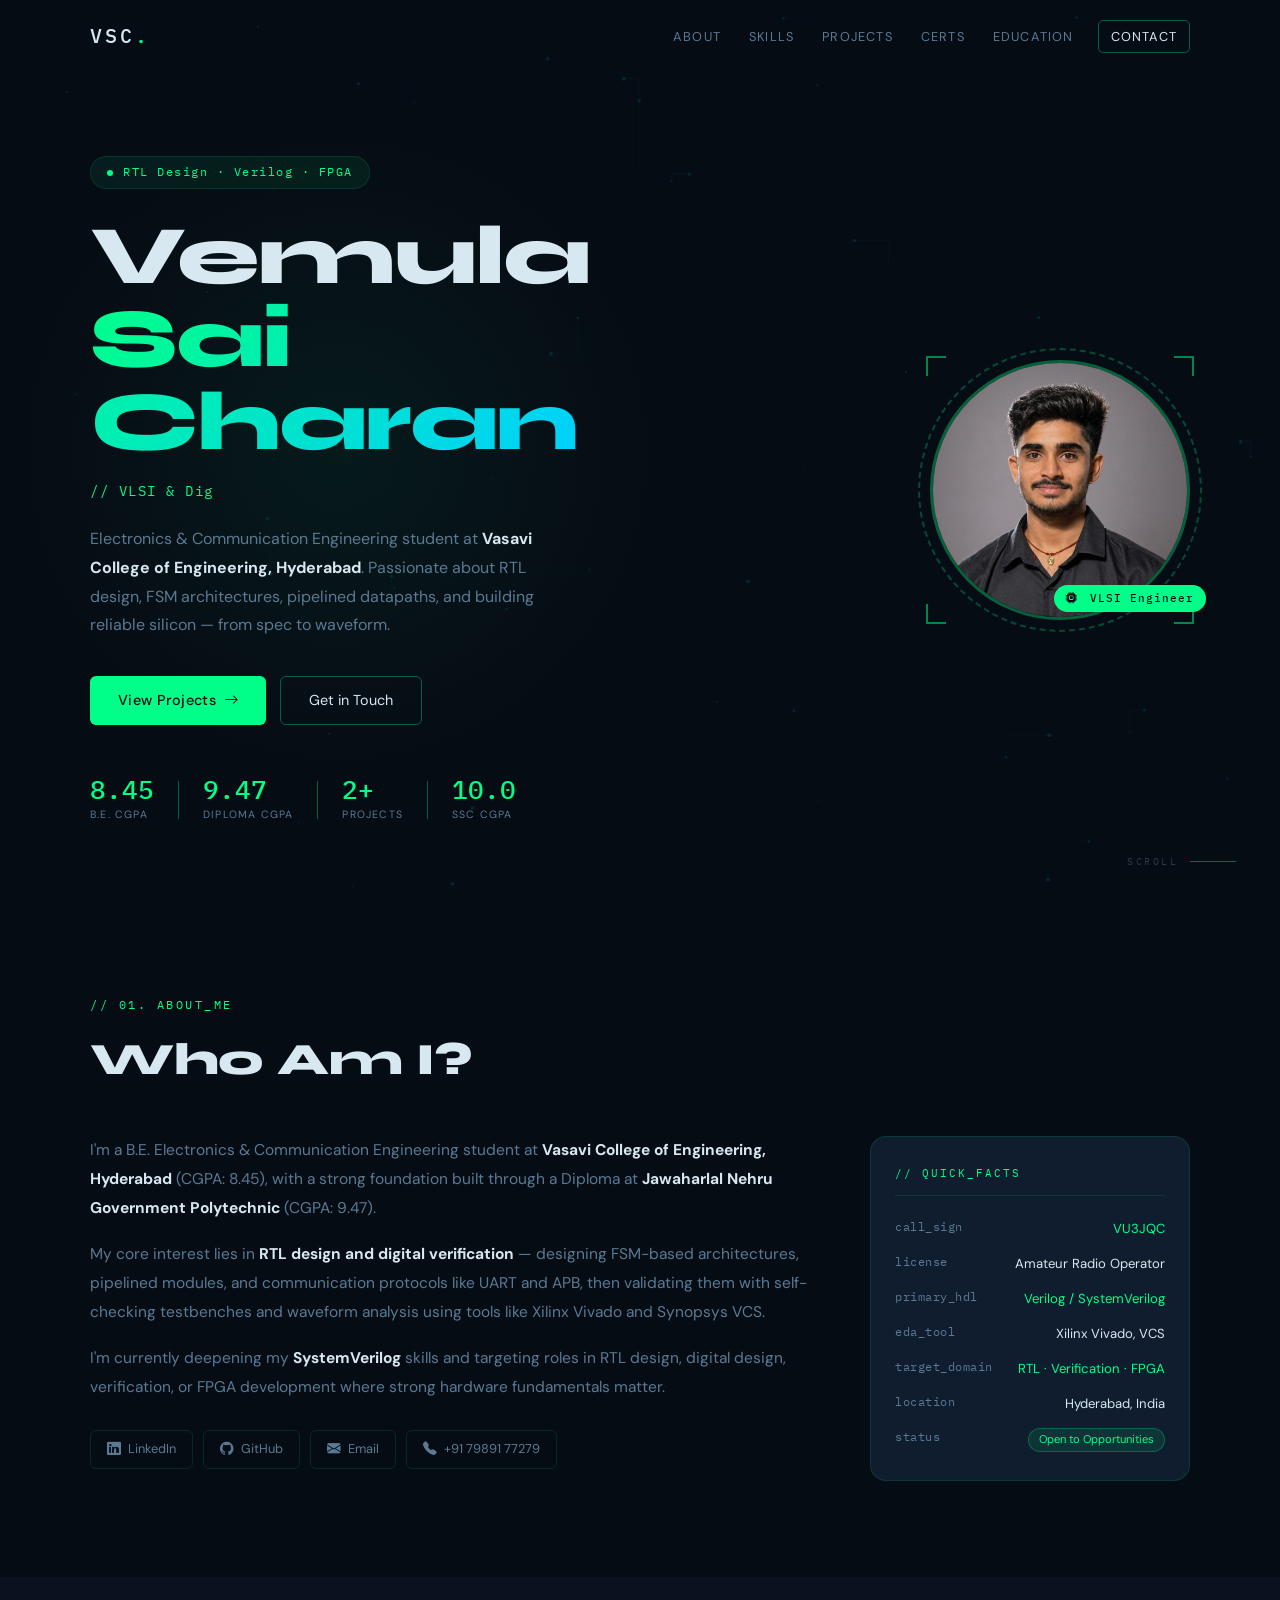
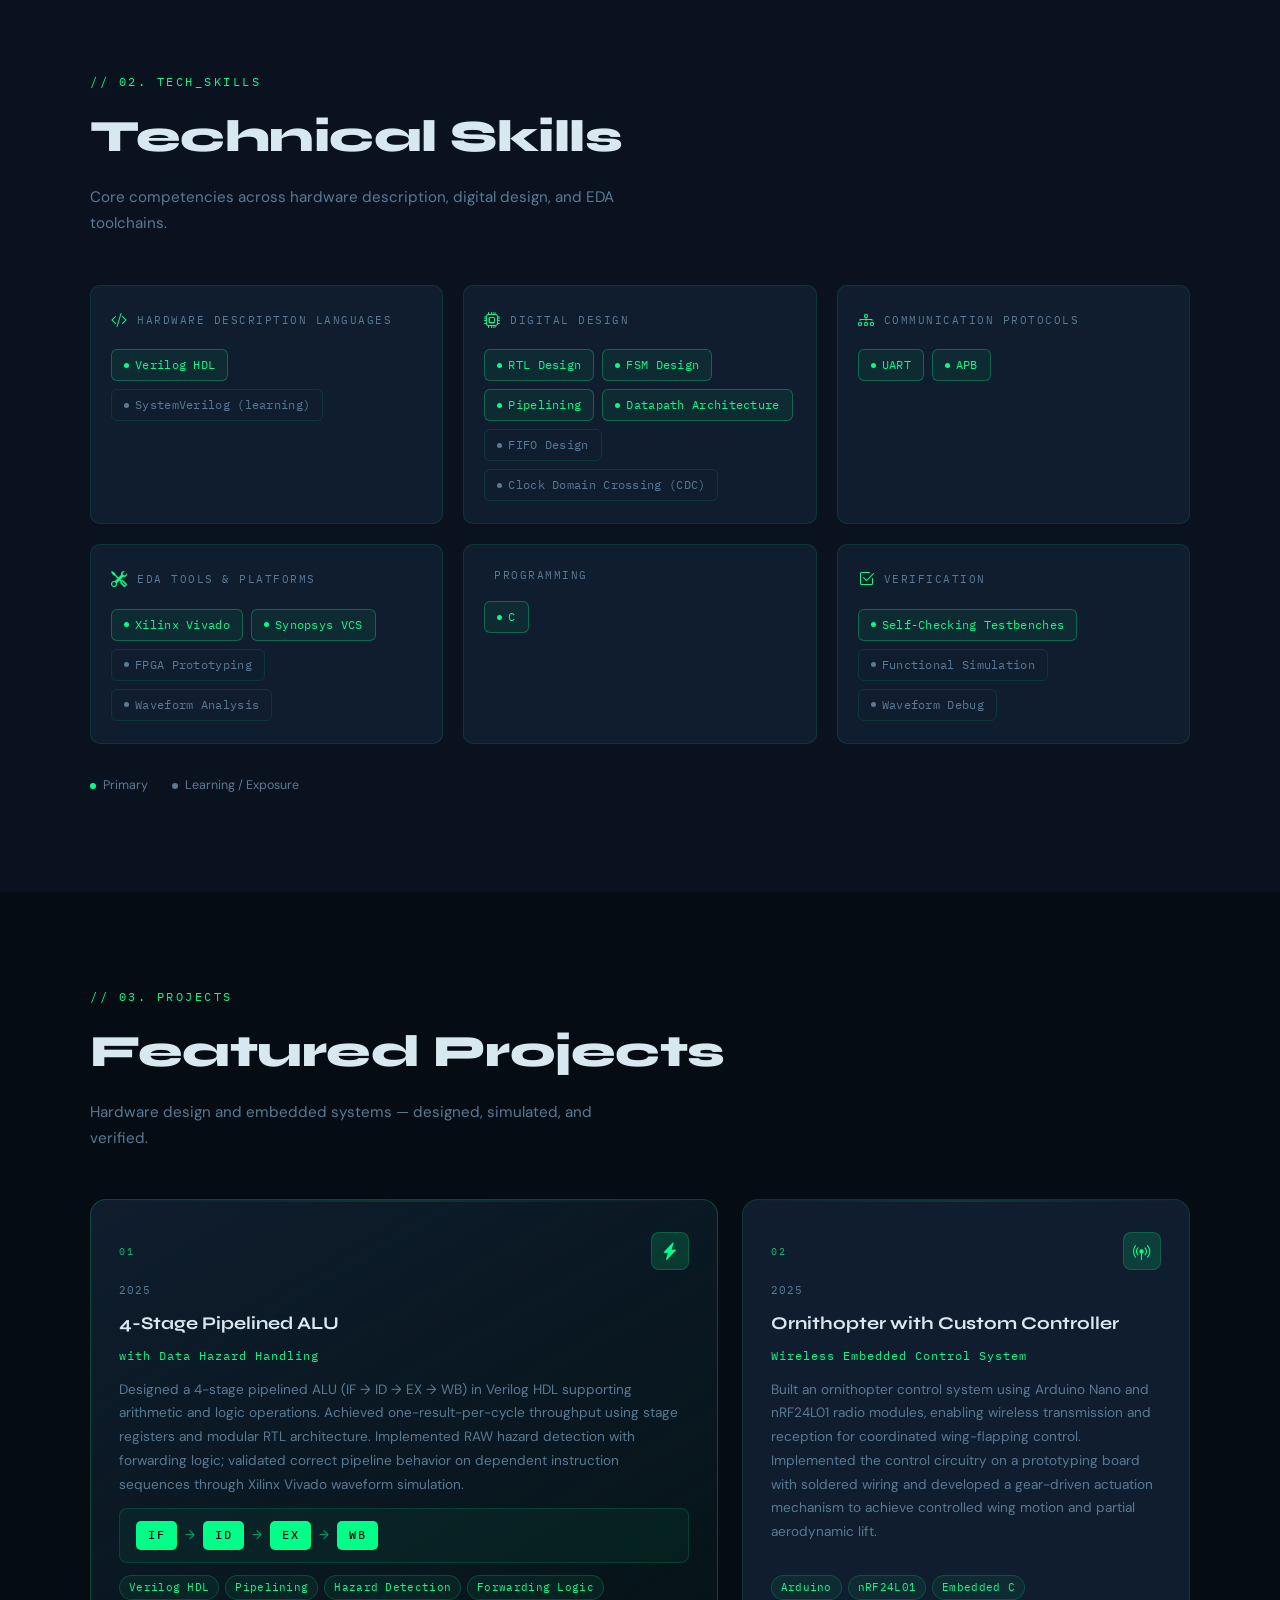
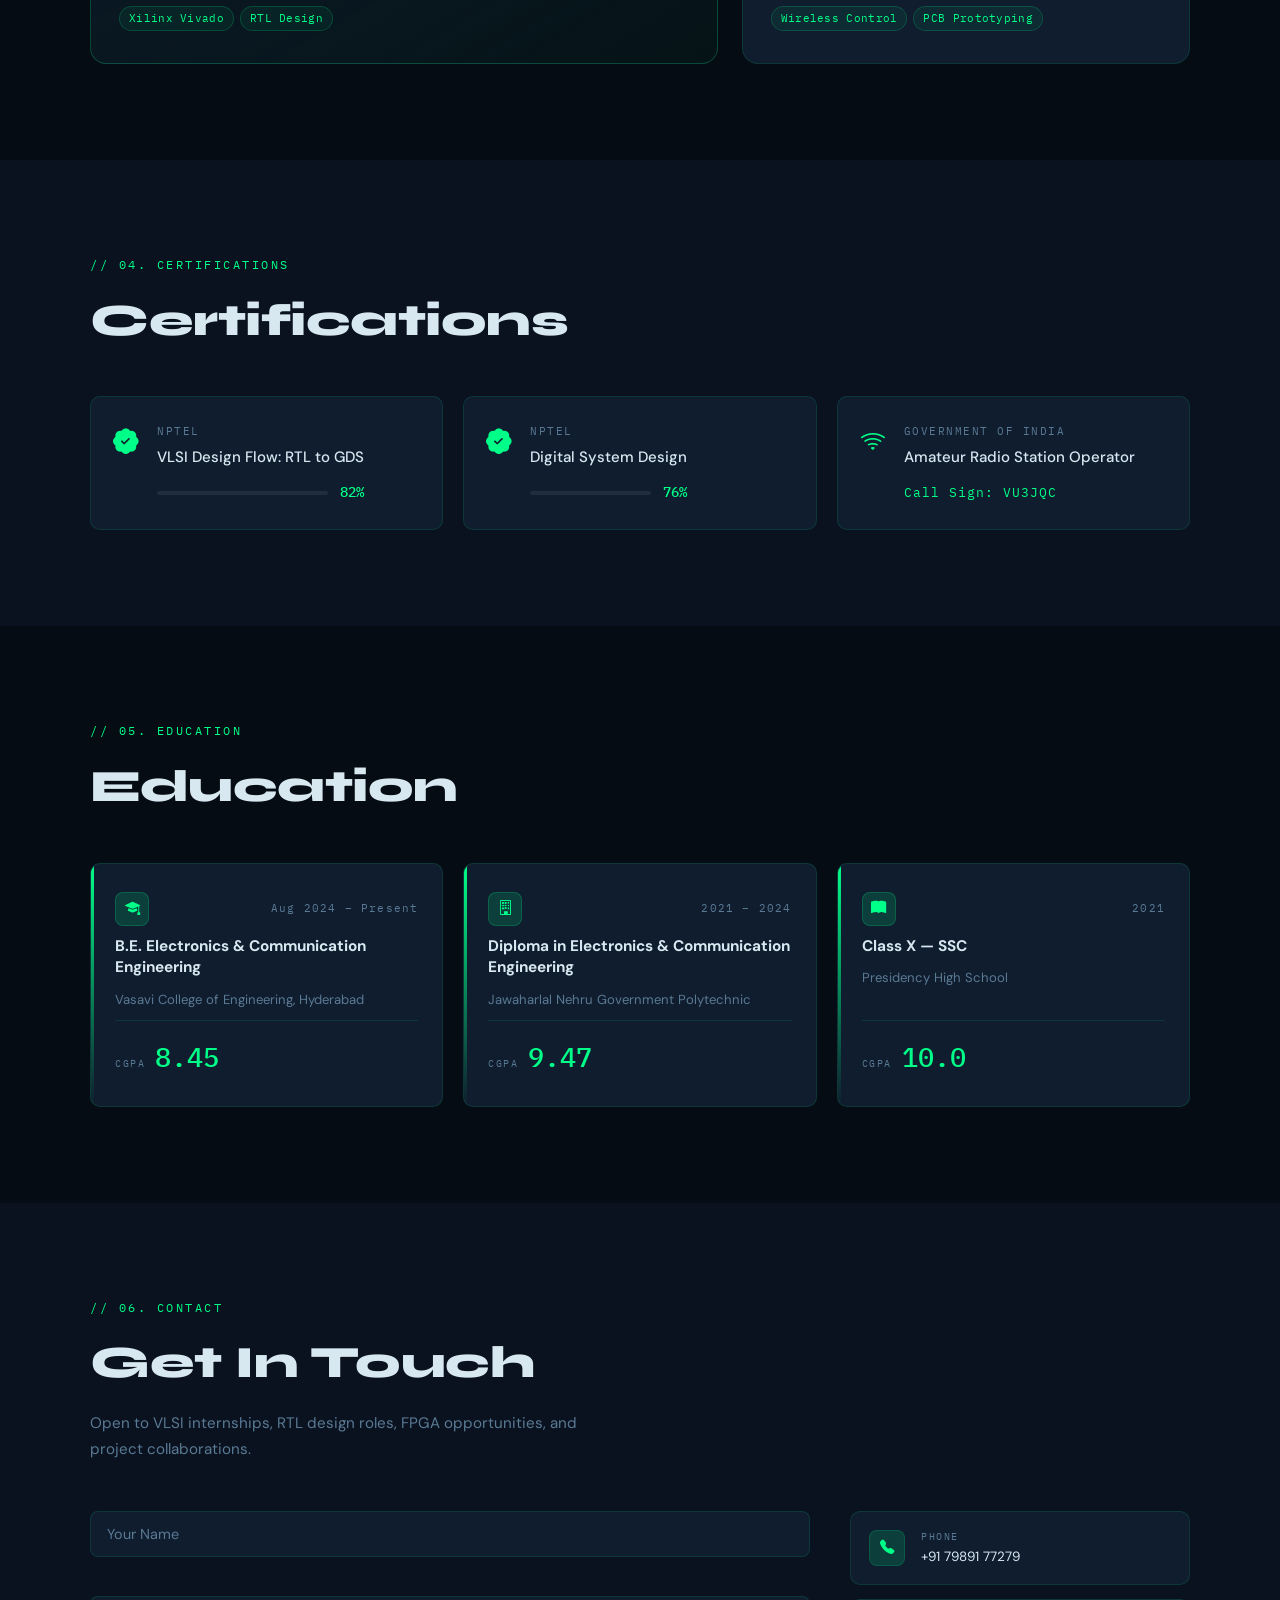
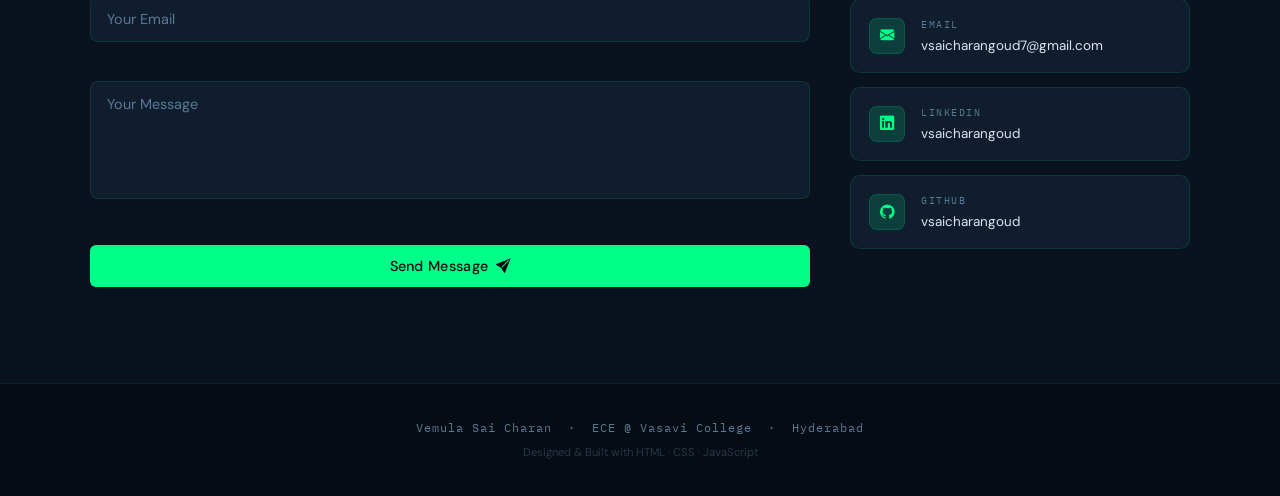
<file: index.html>
<!DOCTYPE html>
<html lang="en">
<head>
  <meta charset="UTF-8" />
  <meta name="viewport" content="width=device-width, initial-scale=1.0"/>
  <title>Vemula Sai Charan | RTL Design Engineer</title>
  <link rel="stylesheet" href="style.css" />
  <!-- Google Fonts: Syne (display) + IBM Plex Mono (mono) + DM Sans (body) -->
  <link href="https://fonts.googleapis.com/css2?family=Syne:wght@400;700;800&family=IBM+Plex+Mono:wght@300;400;500&family=DM+Sans:wght@300;400;500&display=swap" rel="stylesheet"/>
  <!-- Bootstrap Icons -->
  <link href="https://cdn.jsdelivr.net/npm/bootstrap-icons@1.11.0/font/bootstrap-icons.css" rel="stylesheet"/>
</head>
<body>

  <!-- ═══════════════════════════════════════════════════════
       NAVBAR — Fixed top, collapses on scroll
  ═══════════════════════════════════════════════════════ -->
  <nav id="mainNav">
    <div class="nav-container">
      <!-- Brand: initials in monospace -->
      <a class="nav-brand" href="#">VSC<span class="accent">.</span></a>

      <!-- Hamburger for mobile -->
      <button class="nav-toggle" id="navToggle" aria-label="Toggle menu">
        <span></span><span></span><span></span>
      </button>

      <!-- Navigation links -->
      <ul class="nav-links" id="navLinks">
        <li><a href="#about"    class="nav-link">About</a></li>
        <li><a href="#skills"   class="nav-link">Skills</a></li>
        <li><a href="#projects" class="nav-link">Projects</a></li>
        <li><a href="#certs"    class="nav-link">Certs</a></li>
        <li><a href="#education" class="nav-link">Education</a></li>
        <li><a href="#contact"  class="nav-link contact-btn">Contact</a></li>
      </ul>
    </div>
  </nav>

  <!-- ═══════════════════════════════════════════════════════
       HERO — Full viewport, circuit-trace background
  ═══════════════════════════════════════════════════════ -->
  <section id="hero">
    <!-- Animated circuit SVG background -->
    <canvas id="circuitCanvas"></canvas>

    <!-- Radial glow -->
    <div class="hero-glow"></div>

    <div class="hero-inner">
      <!-- Left: text content -->
      <div class="hero-text">
        <div class="hero-badge reveal">
          <span class="badge-dot"></span>
          <span class="mono">RTL Design · Verilog · FPGA</span>
        </div>

        <h1 class="hero-name reveal delay-1">
          Vemula<br/>
          <span class="name-accent">Sai Charan</span>
        </h1>

        <p class="hero-subtitle mono reveal delay-2">
          // VLSI &amp; Digital Design Engineer
        </p>

        <p class="hero-bio reveal delay-3">
          Electronics &amp; Communication Engineering student at
          <strong>Vasavi College of Engineering, Hyderabad</strong>.
          Passionate about RTL design, FSM architectures, pipelined datapaths,
          and building reliable silicon — from spec to waveform.
        </p>

        <div class="hero-cta reveal delay-3">
          <a href="#projects" class="btn-primary">
            View Projects <i class="bi bi-arrow-right"></i>
          </a>
          <a href="#contact" class="btn-outline">Get in Touch</a>
        </div>

        <!-- Quick stats -->
        <div class="hero-stats reveal delay-3">
          <div class="stat-item">
            <span class="stat-num">8.45</span>
            <span class="stat-lbl">B.E. CGPA</span>
          </div>
          <div class="stat-sep"></div>
          <div class="stat-item">
            <span class="stat-num">9.47</span>
            <span class="stat-lbl">Diploma CGPA</span>
          </div>
          <div class="stat-sep"></div>
          <div class="stat-item">
            <span class="stat-num">2+</span>
            <span class="stat-lbl">Projects</span>
          </div>
          <div class="stat-sep"></div>
          <div class="stat-item">
            <span class="stat-num">10.0</span>
            <span class="stat-lbl">SSC CGPA</span>
          </div>
        </div>
      </div>

      <!-- Right: profile image -->
      <div class="hero-photo reveal delay-2">
        <div class="photo-frame">
          <!-- Rotating dashed ring -->
          <div class="photo-ring"></div>
          <!-- Corner brackets for the engineering aesthetic -->
          <div class="bracket tl"></div>
          <div class="bracket tr"></div>
          <div class="bracket bl"></div>
          <div class="bracket br"></div>
          <!-- Actual image — place profile.jpg inside /images/ -->
          <img
            src="Main_Profile.png"
            alt="Vemula Sai Charan"
            class="profile-img"
            onerror="this.style.display='none'; this.nextElementSibling.style.display='flex';"
          />
          <!-- Fallback initials when image is absent -->
          <div class="profile-initials" style="display:none;">
            <span class="mono">VSC</span>
          </div>
        </div>
        <!-- VLSI label badge -->
        <div class="photo-badge mono">
          <i class="bi bi-cpu-fill"></i> VLSI Engineer
        </div>
      </div>
    </div>

    <!-- Scroll indicator -->
    <div class="scroll-hint">
      <span class="mono">scroll</span>
      <div class="scroll-bar"></div>
    </div>
  </section>

  <!-- ═══════════════════════════════════════════════════════
       ABOUT — Who Am I?
  ═══════════════════════════════════════════════════════ -->
  <section id="about" class="section">
    <div class="container">
      <div class="section-label mono reveal">// 01. about_me</div>
      <h2 class="section-title reveal">Who Am I?</h2>

      <div class="about-grid">
        <!-- Text block -->
        <div class="about-text reveal delay-1">
          <p>
            I'm a B.E. Electronics &amp; Communication Engineering student at
            <strong>Vasavi College of Engineering, Hyderabad</strong> (CGPA: 8.45),
            with a strong foundation built through a Diploma at
            <strong>Jawaharlal Nehru Government Polytechnic</strong> (CGPA: 9.47).
          </p>
          <p>
            My core interest lies in <strong>RTL design and digital verification</strong> —
            designing FSM-based architectures, pipelined modules, and communication
            protocols like UART and APB, then validating them with
            self-checking testbenches and waveform analysis using tools like
            Xilinx Vivado and Synopsys VCS.
          </p>
          <p>
            I'm currently deepening my <strong>SystemVerilog</strong> skills and
            targeting roles in RTL design, digital design, verification, or FPGA
            development where strong hardware fundamentals matter.
          </p>

          <!-- Social links -->
          <div class="about-links">
            <a href="https://linkedin.com/in/vsaicharangoud" target="_blank" class="link-chip">
              <i class="bi bi-linkedin"></i> LinkedIn
            </a>
            <a href="https://github.com/vsaicharangoud" target="_blank" class="link-chip">
              <i class="bi bi-github"></i> GitHub
            </a>
            <a href="mailto:vsaicharangoud7@gmail.com" class="link-chip">
              <i class="bi bi-envelope-fill"></i> Email
            </a>
            <a href="tel:+917989177279" class="link-chip">
              <i class="bi bi-telephone-fill"></i> +91 79891 77279
            </a>
          </div>
        </div>

        <!-- Info panel: key facts -->
        <div class="about-panel reveal delay-2">
          <div class="panel-title mono">// quick_facts</div>
          <ul class="facts-list">
            <li>
              <span class="fact-key mono">call_sign</span>
              <span class="fact-val accent">VU3JQC</span>
            </li>
            <li>
              <span class="fact-key mono">license</span>
              <span class="fact-val">Amateur Radio Operator</span>
            </li>
            <li>
              <span class="fact-key mono">primary_hdl</span>
              <span class="fact-val accent">Verilog / SystemVerilog</span>
            </li>
            <li>
              <span class="fact-key mono">eda_tool</span>
              <span class="fact-val">Xilinx Vivado, VCS</span>
            </li>
            <li>
              <span class="fact-key mono">target_domain</span>
              <span class="fact-val accent">RTL · Verification · FPGA</span>
            </li>
            <li>
              <span class="fact-key mono">location</span>
              <span class="fact-val">Hyderabad, India</span>
            </li>
            <li>
              <span class="fact-key mono">status</span>
              <span class="fact-val open">Open to Opportunities</span>
            </li>
          </ul>
        </div>
      </div>
    </div>
  </section>

  <!-- ═══════════════════════════════════════════════════════
       SKILLS — Technical skills in grouped cards
  ═══════════════════════════════════════════════════════ -->
  <section id="skills" class="section section-alt">
    <div class="container">
      <div class="section-label mono reveal">// 02. tech_skills</div>
      <h2 class="section-title reveal">Technical Skills</h2>
      <p class="section-sub reveal delay-1">
        Core competencies across hardware description, digital design, and EDA toolchains.
      </p>

      <!-- Skill groups -->
      <div class="skill-groups">

        <!-- Group 1: HDLs -->
        <div class="skill-group reveal">
          <div class="group-head">
            <i class="bi bi-code-slash accent"></i>
            <span class="mono group-name">Hardware Description Languages</span>
          </div>
          <div class="skill-chips">
            <div class="skill-chip primary">
              <span class="chip-dot"></span>Verilog HDL
            </div>
            <div class="skill-chip secondary">
              <span class="chip-dot"></span>SystemVerilog (learning)
            </div>
          </div>
        </div>

        <!-- Group 2: Digital Design -->
        <div class="skill-group reveal delay-1">
          <div class="group-head">
            <i class="bi bi-cpu accent"></i>
            <span class="mono group-name">Digital Design</span>
          </div>
          <div class="skill-chips">
            <div class="skill-chip primary"><span class="chip-dot"></span>RTL Design</div>
            <div class="skill-chip primary"><span class="chip-dot"></span>FSM Design</div>
            <div class="skill-chip primary"><span class="chip-dot"></span>Pipelining</div>
            <div class="skill-chip primary"><span class="chip-dot"></span>Datapath Architecture</div>
            <div class="skill-chip secondary"><span class="chip-dot"></span>FIFO Design</div>
            <div class="skill-chip secondary"><span class="chip-dot"></span>Clock Domain Crossing (CDC)</div>
          </div>
        </div>

        <!-- Group 3: Protocols -->
        <div class="skill-group reveal delay-2">
          <div class="group-head">
            <i class="bi bi-diagram-3 accent"></i>
            <span class="mono group-name">Communication Protocols</span>
          </div>
          <div class="skill-chips">
            <div class="skill-chip primary"><span class="chip-dot"></span>UART</div>
            <div class="skill-chip primary"><span class="chip-dot"></span>APB</div>
          </div>
        </div>

        <!-- Group 4: EDA Tools -->
        <div class="skill-group reveal">
          <div class="group-head">
            <i class="bi bi-tools accent"></i>
            <span class="mono group-name">EDA Tools &amp; Platforms</span>
          </div>
          <div class="skill-chips">
            <div class="skill-chip primary"><span class="chip-dot"></span>Xilinx Vivado</div>
            <div class="skill-chip primary"><span class="chip-dot"></span>Synopsys VCS</div>
            <div class="skill-chip secondary"><span class="chip-dot"></span>FPGA Prototyping</div>
            <div class="skill-chip secondary"><span class="chip-dot"></span>Waveform Analysis</div>
          </div>
        </div>

        <!-- Group 5: Programming -->
        <div class="skill-group reveal delay-1">
          <div class="group-head">
            <i class="bi bi-filetype-c accent"></i>
            <span class="mono group-name">Programming</span>
          </div>
          <div class="skill-chips">
            <div class="skill-chip primary"><span class="chip-dot"></span>C</div>
          </div>
        </div>

        <!-- Group 6: Verification -->
        <div class="skill-group reveal delay-2">
          <div class="group-head">
            <i class="bi bi-check2-square accent"></i>
            <span class="mono group-name">Verification</span>
          </div>
          <div class="skill-chips">
            <div class="skill-chip primary"><span class="chip-dot"></span>Self-Checking Testbenches</div>
            <div class="skill-chip secondary"><span class="chip-dot"></span>Functional Simulation</div>
            <div class="skill-chip secondary"><span class="chip-dot"></span>Waveform Debug</div>
          </div>
        </div>

      </div>

      <!-- Legend -->
      <div class="skill-legend reveal">
        <span class="legend-item"><span class="chip-dot primary-dot"></span> Primary</span>
        <span class="legend-item"><span class="chip-dot secondary-dot"></span> Learning / Exposure</span>
      </div>
    </div>
  </section>

  <!-- ═══════════════════════════════════════════════════════
       PROJECTS — Featured hardware/RTL projects
  ═══════════════════════════════════════════════════════ -->
  <section id="projects" class="section">
    <div class="container">
      <div class="section-label mono reveal">// 03. projects</div>
      <h2 class="section-title reveal">Featured Projects</h2>
      <p class="section-sub reveal delay-1">
        Hardware design and embedded systems — designed, simulated, and verified.
      </p>

      <div class="projects-grid">

        <!-- Project 1: 4-Stage Pipelined ALU (FEATURED) -->
        <div class="project-card featured reveal">
          <div class="card-header">
            <span class="proj-num mono">01</span>
            <div class="proj-icon"><i class="bi bi-lightning-charge-fill"></i></div>
          </div>
          <div class="proj-year mono">2025</div>
          <h3 class="proj-title">4-Stage Pipelined ALU</h3>
          <p class="proj-subtitle mono">with Data Hazard Handling</p>
          <p class="proj-desc">
            Designed a 4-stage pipelined ALU (IF → ID → EX → WB) in Verilog HDL supporting
            arithmetic and logic operations. Achieved one-result-per-cycle throughput using
            stage registers and modular RTL architecture. Implemented RAW hazard detection
            with forwarding logic; validated correct pipeline behavior on dependent instruction
            sequences through Xilinx Vivado waveform simulation.
          </p>
          <!-- Architecture highlight -->
          <div class="arch-highlight">
            <div class="arch-stage mono">IF</div>
            <div class="arch-arrow">→</div>
            <div class="arch-stage mono">ID</div>
            <div class="arch-arrow">→</div>
            <div class="arch-stage mono">EX</div>
            <div class="arch-arrow">→</div>
            <div class="arch-stage mono">WB</div>
          </div>
          <div class="proj-tags">
            <span>Verilog HDL</span>
            <span>Pipelining</span>
            <span>Hazard Detection</span>
            <span>Forwarding Logic</span>
            <span>Xilinx Vivado</span>
            <span>RTL Design</span>
          </div>
        </div>

        <!-- Project 2: Ornithopter -->
        <div class="project-card reveal delay-1">
          <div class="card-header">
            <span class="proj-num mono">02</span>
            <div class="proj-icon"><i class="bi bi-broadcast-pin"></i></div>
          </div>
          <div class="proj-year mono">2025</div>
          <h3 class="proj-title">Ornithopter with Custom Controller</h3>
          <p class="proj-subtitle mono">Wireless Embedded Control System</p>
          <p class="proj-desc">
            Built an ornithopter control system using Arduino Nano and nRF24L01 radio modules,
            enabling wireless transmission and reception for coordinated wing-flapping control.
            Implemented the control circuitry on a prototyping board with soldered wiring and
            developed a gear-driven actuation mechanism to achieve controlled wing motion and
            partial aerodynamic lift.
          </p>
          <div class="proj-tags">
            <span>Arduino</span>
            <span>nRF24L01</span>
            <span>Embedded C</span>
            <span>Wireless Control</span>
            <span>PCB Prototyping</span>
          </div>
        </div>

      </div>
    </div>
  </section>

  <!-- ═══════════════════════════════════════════════════════
       CERTIFICATIONS — NPTEL + Amateur Radio
  ═══════════════════════════════════════════════════════ -->
  <section id="certs" class="section section-alt">
    <div class="container">
      <div class="section-label mono reveal">// 04. certifications</div>
      <h2 class="section-title reveal">Certifications</h2>

      <div class="certs-grid">

        <div class="cert-card reveal">
          <div class="cert-logo">
            <i class="bi bi-patch-check-fill accent"></i>
          </div>
          <div class="cert-body">
            <div class="cert-issuer mono">NPTEL</div>
            <h3 class="cert-name">VLSI Design Flow: RTL to GDS</h3>
            <div class="cert-score">
              <span class="score-bar">
                <span class="score-fill" style="width:82%"></span>
              </span>
              <span class="score-num accent mono">82%</span>
            </div>
          </div>
        </div>

        <div class="cert-card reveal delay-1">
          <div class="cert-logo">
            <i class="bi bi-patch-check-fill accent"></i>
          </div>
          <div class="cert-body">
            <div class="cert-issuer mono">NPTEL</div>
            <h3 class="cert-name">Digital System Design</h3>
            <div class="cert-score">
              <span class="score-bar">
                <span class="score-fill" style="width:76%"></span>
              </span>
              <span class="score-num accent mono">76%</span>
            </div>
          </div>
        </div>

        <div class="cert-card reveal delay-2">
          <div class="cert-logo">
            <i class="bi bi-wifi accent"></i>
          </div>
          <div class="cert-body">
            <div class="cert-issuer mono">Government of India</div>
            <h3 class="cert-name">Amateur Radio Station Operator</h3>
            <div class="cert-callsign mono accent">Call Sign: VU3JQC</div>
          </div>
        </div>

      </div>
    </div>
  </section>

  <!-- ═══════════════════════════════════════════════════════
       EDUCATION — Academic timeline
  ═══════════════════════════════════════════════════════ -->
  <section id="education" class="section">
    <div class="container">
      <div class="section-label mono reveal">// 05. education</div>
      <h2 class="section-title reveal">Education</h2>

      <div class="edu-grid">

        <!-- B.E. -->
        <div class="edu-card reveal">
          <div class="edu-top">
            <div class="edu-icon"><i class="bi bi-mortarboard-fill"></i></div>
            <div class="edu-year mono">Aug 2024 – Present</div>
          </div>
          <h3 class="edu-degree">B.E. Electronics &amp; Communication Engineering</h3>
          <p class="edu-inst">Vasavi College of Engineering, Hyderabad</p>
          <div class="edu-footer">
            <span class="cgpa-label mono">CGPA</span>
            <span class="cgpa-val accent mono">8.45</span>
          </div>
        </div>

        <!-- Diploma -->
        <div class="edu-card reveal delay-1">
          <div class="edu-top">
            <div class="edu-icon"><i class="bi bi-building"></i></div>
            <div class="edu-year mono">2021 – 2024</div>
          </div>
          <h3 class="edu-degree">Diploma in Electronics &amp; Communication Engineering</h3>
          <p class="edu-inst">Jawaharlal Nehru Government Polytechnic</p>
          <div class="edu-footer">
            <span class="cgpa-label mono">CGPA</span>
            <span class="cgpa-val accent mono">9.47</span>
          </div>
        </div>

        <!-- SSC -->
        <div class="edu-card reveal delay-2">
          <div class="edu-top">
            <div class="edu-icon"><i class="bi bi-book-fill"></i></div>
            <div class="edu-year mono">2021</div>
          </div>
          <h3 class="edu-degree">Class X — SSC</h3>
          <p class="edu-inst">Presidency High School</p>
          <div class="edu-footer">
            <span class="cgpa-label mono">CGPA</span>
            <span class="cgpa-val accent mono">10.0</span>
          </div>
        </div>

      </div>
    </div>
  </section>

  <!-- ═══════════════════════════════════════════════════════
       CONTACT — Get in touch
  ═══════════════════════════════════════════════════════ -->
  <section id="contact" class="section section-alt">
    <div class="container">
      <div class="section-label mono reveal">// 06. contact</div>
      <h2 class="section-title reveal">Get In Touch</h2>
      <p class="section-sub reveal delay-1">
        Open to VLSI internships, RTL design roles, FPGA opportunities, and project collaborations.
      </p>

      <div class="contact-grid">
        <!-- Contact form -->
        <div class="contact-form-wrap reveal delay-1">
          <form id="contactForm" novalidate>
            <div class="field-group">
              <input type="text" id="fName" class="field-input" placeholder="Your Name" required />
              <div class="field-err" id="errName"></div>
            </div>
            <div class="field-group">
              <input type="email" id="fEmail" class="field-input" placeholder="Your Email" required />
              <div class="field-err" id="errEmail"></div>
            </div>
            <div class="field-group">
              <textarea id="fMsg" class="field-input" rows="5" placeholder="Your Message" required></textarea>
              <div class="field-err" id="errMsg"></div>
            </div>
            <button type="submit" class="btn-primary w-full" id="sendBtn">
              Send Message <i class="bi bi-send-fill"></i>
            </button>
            <div id="formSuccess" class="form-success"></div>
          </form>
        </div>

        <!-- Direct contact info -->
        <div class="contact-info reveal delay-2">
          <a href="tel:+917989177279" class="contact-item">
            <div class="ci-icon"><i class="bi bi-telephone-fill"></i></div>
            <div>
              <div class="ci-label mono">phone</div>
              <div class="ci-val">+91 79891 77279</div>
            </div>
          </a>
          <a href="mailto:vsaicharangoud7@gmail.com" class="contact-item">
            <div class="ci-icon"><i class="bi bi-envelope-fill"></i></div>
            <div>
              <div class="ci-label mono">email</div>
              <div class="ci-val">vsaicharangoud7@gmail.com</div>
            </div>
          </a>
          <a href="https://linkedin.com/in/vsaicharangoud" target="_blank" class="contact-item">
            <div class="ci-icon"><i class="bi bi-linkedin"></i></div>
            <div>
              <div class="ci-label mono">linkedin</div>
              <div class="ci-val">vsaicharangoud</div>
            </div>
          </a>
          <a href="https://github.com/vsaicharangoud" target="_blank" class="contact-item">
            <div class="ci-icon"><i class="bi bi-github"></i></div>
            <div>
              <div class="ci-label mono">github</div>
              <div class="ci-val">vsaicharangoud</div>
            </div>
          </a>
        </div>
      </div>
    </div>
  </section>

  <!-- ═══════════════════════════════════════════════════════
       FOOTER
  ═══════════════════════════════════════════════════════ -->
  <footer>
    <div class="container footer-inner">
      <p class="mono footer-id">Vemula Sai Charan &nbsp;·&nbsp; ECE @ Vasavi College &nbsp;·&nbsp; Hyderabad</p>
      <p class="footer-copy">Designed &amp; Built with HTML · CSS · JavaScript</p>
    </div>
  </footer>

  <script src="script.js"></script>
</body>
</html>
</file>
<file: style.css>
/* ══════════════════════════════════════════════════════════════
   VEMULA SAI CHARAN — VLSI Portfolio Stylesheet
   Aesthetic: Circuit-trace engineering · Deep navy + Phosphor green
   Fonts: Syne (display) · IBM Plex Mono (code) · DM Sans (body)
══════════════════════════════════════════════════════════════ */

/* ── CSS VARIABLES ─────────────────────────────────────────── */
:root {
  /* Color palette */
  --bg:         #060c14;         /* Deep navy background */
  --bg2:        #0a1220;         /* Slightly lighter surface */
  --surface:    #0f1d2e;         /* Card background */
  --surface2:   #132234;         /* Elevated surface */
  --border:     rgba(0, 255, 136, 0.12);
  --border-h:   rgba(0, 255, 136, 0.35);
  --accent:     #00ff88;         /* Phosphor green */
  --accent2:    #00cfff;         /* Cyan secondary */
  --accent-dim: rgba(0, 255, 136, 0.15);
  --text:       #d8e8f0;         /* Light blue-white */
  --muted:      #5a7a94;

  /* Typography */
  --font-display: 'Syne', sans-serif;
  --font-mono:    'IBM Plex Mono', monospace;
  --font-body:    'DM Sans', sans-serif;

  /* Spacing & shape */
  --radius:   10px;
  --radius-lg: 16px;
  --glow:     0 0 30px rgba(0, 255, 136, 0.2);
  --glow-sm:  0 0 14px rgba(0, 255, 136, 0.15);
}

/* ── RESET & BASE ──────────────────────────────────────────── */
*, *::before, *::after { box-sizing: border-box; margin: 0; padding: 0; }
html { scroll-behavior: smooth; font-size: 16px; }
body {
  font-family: var(--font-body);
  background: var(--bg);
  color: var(--text);
  overflow-x: hidden;
  line-height: 1.6;
}
a { text-decoration: none; }
img { max-width: 100%; display: block; }
ul { list-style: none; }

/* ── UTILITY ───────────────────────────────────────────────── */
.mono    { font-family: var(--font-mono); }
.accent  { color: var(--accent); }
.section { padding: 96px 0; }
.section-alt { background: var(--bg2); }

.container {
  width: min(1100px, 92%);
  margin: 0 auto;
}

/* Shared section labels */
.section-label {
  font-size: 0.72rem;
  color: var(--accent);
  letter-spacing: 2.5px;
  text-transform: uppercase;
  margin-bottom: 10px;
}
.section-title {
  font-family: var(--font-display);
  font-size: clamp(1.9rem, 3.5vw, 2.8rem);
  font-weight: 800;
  letter-spacing: -0.5px;
  margin-bottom: 12px;
}
.section-sub {
  color: var(--muted);
  font-size: 0.95rem;
  max-width: 540px;
  margin-bottom: 48px;
  line-height: 1.7;
}

/* ── REVEAL ANIMATIONS ─────────────────────────────────────── */
.reveal {
  opacity: 0;
  transform: translateY(30px);
  transition: opacity 0.7s ease, transform 0.7s ease;
}
.reveal.visible { opacity: 1; transform: none; }
.delay-1 { transition-delay: 0.12s; }
.delay-2 { transition-delay: 0.24s; }
.delay-3 { transition-delay: 0.38s; }

/* ── BUTTONS ───────────────────────────────────────────────── */
.btn-primary {
  display: inline-flex;
  align-items: center;
  gap: 8px;
  background: var(--accent);
  color: var(--bg);
  font-family: var(--font-body);
  font-weight: 500;
  font-size: 0.9rem;
  padding: 12px 28px;
  border-radius: 6px;
  border: none;
  cursor: pointer;
  letter-spacing: 0.3px;
  transition: transform 0.2s, box-shadow 0.2s;
}
.btn-primary:hover {
  transform: translateY(-2px);
  box-shadow: var(--glow);
  color: var(--bg);
}
.btn-outline {
  display: inline-flex;
  align-items: center;
  gap: 8px;
  padding: 12px 28px;
  border: 1px solid var(--border-h);
  color: var(--text);
  border-radius: 6px;
  font-size: 0.9rem;
  transition: border-color 0.2s, color 0.2s;
}
.btn-outline:hover { border-color: var(--accent); color: var(--accent); }
.w-full { width: 100%; justify-content: center; }

/* ══════════════════════════════════════════════════════════════
   NAVBAR
══════════════════════════════════════════════════════════════ */
#mainNav {
  position: fixed;
  top: 0; left: 0; right: 0;
  z-index: 1000;
  padding: 20px 0;
  transition: background 0.3s, padding 0.3s, box-shadow 0.3s;
}
#mainNav.scrolled {
  background: rgba(6, 12, 20, 0.92);
  backdrop-filter: blur(14px);
  -webkit-backdrop-filter: blur(14px);
  padding: 14px 0;
  box-shadow: 0 1px 0 var(--border);
}

.nav-container {
  width: min(1100px, 92%);
  margin: 0 auto;
  display: flex;
  align-items: center;
  justify-content: space-between;
}

/* Brand */
.nav-brand {
  font-family: var(--font-mono);
  font-size: 1.25rem;
  font-weight: 500;
  color: var(--text);
  letter-spacing: 3px;
}
.nav-brand .accent { color: var(--accent); }

/* Desktop nav links */
.nav-links {
  display: flex;
  align-items: center;
  gap: 4px;
}
.nav-link {
  color: var(--muted);
  font-size: 0.8rem;
  letter-spacing: 1.2px;
  text-transform: uppercase;
  padding: 7px 12px;
  border-radius: 5px;
  transition: color 0.2s, background 0.2s;
}
.nav-link:hover, .nav-link.active { color: var(--accent); }
.nav-link.contact-btn {
  border: 1px solid var(--border-h);
  color: var(--text);
  margin-left: 8px;
}
.nav-link.contact-btn:hover { border-color: var(--accent); color: var(--accent); }

/* Hamburger toggle (mobile) */
.nav-toggle {
  display: none;
  flex-direction: column;
  gap: 5px;
  background: none;
  border: none;
  cursor: pointer;
  padding: 4px;
}
.nav-toggle span {
  display: block;
  width: 24px;
  height: 2px;
  background: var(--text);
  border-radius: 2px;
  transition: transform 0.3s, opacity 0.3s;
}
.nav-toggle.open span:nth-child(1) { transform: translateY(7px) rotate(45deg); }
.nav-toggle.open span:nth-child(2) { opacity: 0; }
.nav-toggle.open span:nth-child(3) { transform: translateY(-7px) rotate(-45deg); }

/* ══════════════════════════════════════════════════════════════
   HERO
══════════════════════════════════════════════════════════════ */
#hero {
  min-height: 100vh;
  display: flex;
  align-items: center;
  position: relative;
  overflow: hidden;
  padding-top: 80px;
}

/* Canvas circuit background */
#circuitCanvas {
  position: absolute;
  inset: 0;
  width: 100%;
  height: 100%;
  opacity: 0.35;
  pointer-events: none;
}

/* Radial glow */
.hero-glow {
  position: absolute;
  width: 700px; height: 700px;
  border-radius: 50%;
  background: radial-gradient(circle, rgba(0,255,136,0.06) 0%, transparent 65%);
  top: 50%; left: 10%;
  transform: translate(-20%, -50%);
  pointer-events: none;
}

.hero-inner {
  position: relative;
  z-index: 2;
  width: min(1100px, 92%);
  margin: 0 auto;
  display: flex;
  align-items: center;
  justify-content: space-between;
  gap: 60px;
  padding: 60px 0;
}

/* ── Hero text ── */
.hero-text { flex: 1; max-width: 580px; }

.hero-badge {
  display: inline-flex;
  align-items: center;
  gap: 10px;
  background: rgba(0,255,136,0.07);
  border: 1px solid var(--border);
  border-radius: 100px;
  padding: 6px 16px;
  font-size: 0.72rem;
  color: var(--accent);
  letter-spacing: 1.5px;
  margin-bottom: 26px;
}
.badge-dot {
  width: 6px; height: 6px;
  border-radius: 50%;
  background: var(--accent);
  animation: pulse 2s ease-in-out infinite;
}
@keyframes pulse {
  0%, 100% { box-shadow: 0 0 0 0 rgba(0,255,136,0.5); }
  50%       { box-shadow: 0 0 0 5px rgba(0,255,136,0); }
}

.hero-name {
  font-family: var(--font-display);
  font-size: clamp(3rem, 6.5vw, 5.8rem);
  font-weight: 800;
  line-height: 1.0;
  letter-spacing: -2px;
  margin-bottom: 16px;
}
.name-accent {
  /* Gradient text: phosphor-green → cyan */
  background: linear-gradient(135deg, var(--accent) 0%, var(--accent2) 100%);
  -webkit-background-clip: text;
  -webkit-text-fill-color: transparent;
  background-clip: text;
}

.hero-subtitle {
  font-size: 0.88rem;
  color: var(--accent);
  letter-spacing: 1.5px;
  margin-bottom: 22px;
  opacity: 0.85;
}

.hero-bio {
  font-size: 1rem;
  color: var(--muted);
  line-height: 1.8;
  max-width: 480px;
  margin-bottom: 36px;
}
.hero-bio strong { color: var(--text); }

.hero-cta {
  display: flex;
  gap: 14px;
  flex-wrap: wrap;
  margin-bottom: 52px;
}

/* Quick stats row */
.hero-stats {
  display: flex;
  align-items: center;
  gap: 24px;
  flex-wrap: wrap;
}
.stat-item { display: flex; flex-direction: column; }
.stat-num {
  font-family: var(--font-mono);
  font-size: 1.6rem;
  font-weight: 500;
  color: var(--accent);
  line-height: 1;
}
.stat-lbl {
  font-size: 0.66rem;
  color: var(--muted);
  text-transform: uppercase;
  letter-spacing: 1.2px;
  margin-top: 4px;
}
.stat-sep {
  width: 1px; height: 38px;
  background: var(--border-h);
}

/* ── Hero photo ── */
.hero-photo {
  position: relative;
  flex-shrink: 0;
}
.photo-frame {
  position: relative;
  width: 260px; height: 260px;
}
/* Rotating dashed ring */
.photo-ring {
  position: absolute;
  inset: -12px;
  border-radius: 50%;
  border: 2px dashed rgba(0,255,136,0.25);
  animation: spin 20s linear infinite;
}
@keyframes spin { to { transform: rotate(360deg); } }

/* Corner bracket decorations */
.bracket {
  position: absolute;
  width: 20px; height: 20px;
  border-color: var(--accent);
  border-style: solid;
  opacity: 0.5;
}
.bracket.tl { top: -4px; left: -4px; border-width: 2px 0 0 2px; }
.bracket.tr { top: -4px; right: -4px; border-width: 2px 2px 0 0; }
.bracket.bl { bottom: -4px; left: -4px; border-width: 0 0 2px 2px; }
.bracket.br { bottom: -4px; right: -4px; border-width: 0 2px 2px 0; }

.profile-img {
  width: 260px; height: 260px;
  border-radius: 50%;
  object-fit: cover;
  border: 3px solid var(--border-h);
}
.profile-initials {
  width: 260px; height: 260px;
  border-radius: 50%;
  background: var(--surface);
  border: 3px solid var(--border-h);
  display: flex;
  align-items: center;
  justify-content: center;
  font-family: var(--font-mono);
  font-size: 2.4rem;
  color: var(--accent);
  letter-spacing: 4px;
}

.photo-badge {
  position: absolute;
  bottom: 8px; right: -16px;
  background: var(--accent);
  color: var(--bg);
  font-size: 0.68rem;
  font-weight: 500;
  padding: 5px 12px;
  border-radius: 100px;
  letter-spacing: 1px;
  white-space: nowrap;
}
.photo-badge i { margin-right: 4px; }

/* Scroll hint */
.scroll-hint {
  position: absolute;
  bottom: 30px; right: 44px;
  display: flex;
  align-items: center;
  gap: 12px;
  opacity: 0.4;
  font-size: 0.65rem;
  letter-spacing: 2.5px;
  text-transform: uppercase;
  color: var(--muted);
}
.scroll-bar {
  width: 46px; height: 1px;
  background: var(--accent);
  animation: scrollPulse 2s ease-in-out infinite;
}
@keyframes scrollPulse {
  0%, 100% { transform: scaleX(1); opacity: 0.4; }
  50%       { transform: scaleX(1.5); opacity: 1; }
}

/* ══════════════════════════════════════════════════════════════
   ABOUT
══════════════════════════════════════════════════════════════ */
.about-grid {
  display: grid;
  grid-template-columns: 1fr 320px;
  gap: 48px;
  align-items: start;
  margin-top: 40px;
}
.about-text p {
  color: var(--muted);
  line-height: 1.85;
  font-size: 0.97rem;
  margin-bottom: 18px;
}
.about-text strong { color: var(--text); }

.about-links {
  display: flex;
  gap: 10px;
  flex-wrap: wrap;
  margin-top: 28px;
}
.link-chip {
  display: inline-flex;
  align-items: center;
  gap: 7px;
  border: 1px solid var(--border);
  color: var(--muted);
  padding: 8px 16px;
  border-radius: 6px;
  font-size: 0.8rem;
  transition: border-color 0.2s, color 0.2s;
}
.link-chip:hover { border-color: var(--accent); color: var(--accent); }
.link-chip i { font-size: 0.85rem; }

/* Info panel */
.about-panel {
  background: var(--surface);
  border: 1px solid var(--border);
  border-radius: var(--radius-lg);
  padding: 28px 24px;
}
.panel-title {
  font-size: 0.7rem;
  color: var(--accent);
  letter-spacing: 2px;
  text-transform: uppercase;
  margin-bottom: 22px;
  padding-bottom: 12px;
  border-bottom: 1px solid var(--border);
}
.facts-list { display: flex; flex-direction: column; gap: 14px; }
.facts-list li {
  display: flex;
  justify-content: space-between;
  align-items: flex-start;
  gap: 12px;
  font-size: 0.82rem;
}
.fact-key {
  color: var(--muted);
  font-size: 0.72rem;
  letter-spacing: 0.5px;
  flex-shrink: 0;
}
.fact-val { color: var(--text); text-align: right; }
.fact-val.accent { color: var(--accent); }
.fact-val.open {
  background: rgba(0,255,136,0.1);
  border: 1px solid rgba(0,255,136,0.25);
  color: var(--accent);
  padding: 2px 10px;
  border-radius: 100px;
  font-size: 0.7rem;
}

/* ══════════════════════════════════════════════════════════════
   SKILLS
══════════════════════════════════════════════════════════════ */
.skill-groups {
  display: grid;
  grid-template-columns: repeat(auto-fit, minmax(300px, 1fr));
  gap: 20px;
  margin-bottom: 32px;
}
.skill-group {
  background: var(--surface);
  border: 1px solid var(--border);
  border-radius: var(--radius);
  padding: 22px 20px;
  transition: border-color 0.2s;
}
.skill-group:hover { border-color: var(--border-h); }

.group-head {
  display: flex;
  align-items: center;
  gap: 10px;
  margin-bottom: 16px;
}
.group-head i { font-size: 1rem; }
.group-name {
  font-size: 0.7rem;
  letter-spacing: 1.5px;
  text-transform: uppercase;
  color: var(--muted);
}

.skill-chips { display: flex; flex-wrap: wrap; gap: 8px; }
.skill-chip {
  display: inline-flex;
  align-items: center;
  gap: 6px;
  padding: 5px 12px;
  border-radius: 6px;
  font-size: 0.78rem;
  font-family: var(--font-mono);
  letter-spacing: 0.3px;
  border: 1px solid;
  transition: border-color 0.2s, color 0.2s;
}
.skill-chip.primary {
  border-color: rgba(0,255,136,0.3);
  color: var(--accent);
  background: rgba(0,255,136,0.06);
}
.skill-chip.secondary {
  border-color: var(--border);
  color: var(--muted);
  background: transparent;
}
.chip-dot {
  width: 5px; height: 5px;
  border-radius: 50%;
  flex-shrink: 0;
}
.skill-chip.primary .chip-dot { background: var(--accent); }
.skill-chip.secondary .chip-dot { background: var(--muted); }

/* Legend */
.skill-legend {
  display: flex;
  gap: 24px;
  font-size: 0.78rem;
  color: var(--muted);
}
.legend-item {
  display: flex;
  align-items: center;
  gap: 7px;
}
.primary-dot { background: var(--accent); width: 6px; height: 6px; border-radius: 50%; display: inline-block; }
.secondary-dot { background: var(--muted); width: 6px; height: 6px; border-radius: 50%; display: inline-block; }

/* ══════════════════════════════════════════════════════════════
   PROJECTS
══════════════════════════════════════════════════════════════ */
.projects-grid {
  display: grid;
  grid-template-columns: 1.4fr 1fr;
  gap: 24px;
  margin-top: 8px;
}

.project-card {
  background: var(--surface);
  border: 1px solid var(--border);
  border-radius: var(--radius-lg);
  padding: 32px 28px;
  display: flex;
  flex-direction: column;
  gap: 12px;
  position: relative;
  overflow: hidden;
  transition: transform 0.25s, border-color 0.25s, box-shadow 0.25s;
}
/* Top accent line */
.project-card::after {
  content: '';
  position: absolute;
  top: 0; left: 0; right: 0;
  height: 2px;
  background: linear-gradient(90deg, transparent, var(--border), transparent);
  transition: background 0.3s;
}
.project-card:hover {
  transform: translateY(-6px);
  border-color: var(--border-h);
  box-shadow: var(--glow);
}
.project-card:hover::after {
  background: linear-gradient(90deg, transparent, var(--accent), transparent);
}
.project-card.featured {
  border-color: rgba(0,255,136,0.22);
  background: linear-gradient(150deg, var(--surface) 0%, rgba(0,255,136,0.03) 100%);
}

.card-header {
  display: flex;
  justify-content: space-between;
  align-items: center;
}
.proj-num {
  font-size: 0.65rem;
  color: var(--accent);
  letter-spacing: 2px;
  opacity: 0.7;
}
.proj-icon {
  width: 38px; height: 38px;
  border-radius: 8px;
  background: var(--accent-dim);
  border: 1px solid rgba(0,255,136,0.2);
  display: flex;
  align-items: center;
  justify-content: center;
  font-size: 1.1rem;
  color: var(--accent);
}
.proj-year { font-size: 0.68rem; color: var(--muted); letter-spacing: 1px; }
.proj-title {
  font-family: var(--font-display);
  font-size: 1.12rem;
  font-weight: 700;
  color: var(--text);
  margin: 0;
  line-height: 1.3;
}
.proj-subtitle { font-size: 0.72rem; color: var(--accent); letter-spacing: 1px; }
.proj-desc {
  font-size: 0.85rem;
  color: var(--muted);
  line-height: 1.75;
  flex: 1;
}

/* Pipeline stage diagram */
.arch-highlight {
  display: flex;
  align-items: center;
  gap: 8px;
  padding: 12px 16px;
  background: rgba(0,255,136,0.05);
  border: 1px solid rgba(0,255,136,0.15);
  border-radius: 8px;
  flex-wrap: wrap;
}
.arch-stage {
  background: var(--accent);
  color: var(--bg);
  font-size: 0.72rem;
  font-weight: 500;
  padding: 5px 12px;
  border-radius: 5px;
  letter-spacing: 1.5px;
}
.arch-arrow {
  color: var(--accent);
  font-size: 0.8rem;
  opacity: 0.6;
}

.proj-tags { display: flex; gap: 6px; flex-wrap: wrap; }
.proj-tags span {
  background: rgba(0,255,136,0.06);
  border: 1px solid rgba(0,255,136,0.18);
  color: var(--accent);
  font-size: 0.67rem;
  font-family: var(--font-mono);
  padding: 3px 9px;
  border-radius: 100px;
  letter-spacing: 0.3px;
}

/* ══════════════════════════════════════════════════════════════
   CERTIFICATIONS
══════════════════════════════════════════════════════════════ */
.certs-grid {
  display: grid;
  grid-template-columns: repeat(auto-fit, minmax(280px, 1fr));
  gap: 20px;
  margin-top: 40px;
}
.cert-card {
  background: var(--surface);
  border: 1px solid var(--border);
  border-radius: var(--radius);
  padding: 26px 22px;
  display: flex;
  gap: 18px;
  align-items: flex-start;
  transition: transform 0.2s, border-color 0.2s;
}
.cert-card:hover { transform: translateY(-4px); border-color: var(--border-h); }
.cert-logo { font-size: 1.6rem; flex-shrink: 0; }
.cert-issuer { font-size: 0.68rem; color: var(--muted); letter-spacing: 1.5px; text-transform: uppercase; margin-bottom: 6px; }
.cert-name { font-size: 0.94rem; font-weight: 500; color: var(--text); margin-bottom: 14px; line-height: 1.4; }

.cert-score { display: flex; align-items: center; gap: 12px; }
.score-bar {
  flex: 1;
  height: 4px;
  background: rgba(255,255,255,0.07);
  border-radius: 2px;
  overflow: hidden;
}
.score-fill {
  height: 100%;
  background: linear-gradient(90deg, var(--accent), var(--accent2));
  border-radius: 2px;
}
.score-num { font-size: 0.85rem; font-weight: 500; white-space: nowrap; }
.cert-callsign { font-size: 0.82rem; margin-top: 4px; letter-spacing: 1px; }

/* ══════════════════════════════════════════════════════════════
   EDUCATION
══════════════════════════════════════════════════════════════ */
.edu-grid {
  display: grid;
  grid-template-columns: repeat(auto-fit, minmax(280px, 1fr));
  gap: 20px;
  margin-top: 40px;
}
.edu-card {
  background: var(--surface);
  border: 1px solid var(--border);
  border-radius: var(--radius);
  padding: 28px 24px;
  display: flex;
  flex-direction: column;
  gap: 10px;
  transition: transform 0.2s, border-color 0.2s;
  position: relative;
  overflow: hidden;
}
/* Left accent bar */
.edu-card::before {
  content: '';
  position: absolute;
  left: 0; top: 0; bottom: 0;
  width: 3px;
  background: linear-gradient(to bottom, var(--accent), transparent);
  border-radius: 3px 0 0 3px;
}
.edu-card:hover { transform: translateY(-4px); border-color: var(--border-h); }

.edu-top {
  display: flex;
  align-items: center;
  justify-content: space-between;
}
.edu-icon {
  width: 34px; height: 34px;
  border-radius: 8px;
  background: var(--accent-dim);
  border: 1px solid rgba(0,255,136,0.2);
  display: flex;
  align-items: center;
  justify-content: center;
  font-size: 0.95rem;
  color: var(--accent);
}
.edu-year { font-size: 0.67rem; color: var(--muted); letter-spacing: 1.2px; }
.edu-degree { font-size: 0.96rem; font-weight: 700; color: var(--text); line-height: 1.4; }
.edu-inst { font-size: 0.82rem; color: var(--muted); }
.edu-footer {
  display: flex;
  align-items: baseline;
  gap: 10px;
  margin-top: auto;
  padding-top: 14px;
  border-top: 1px solid var(--border);
}
.cgpa-label { font-size: 0.65rem; text-transform: uppercase; letter-spacing: 1.5px; color: var(--muted); }
.cgpa-val { font-size: 1.7rem; font-weight: 500; }

/* ══════════════════════════════════════════════════════════════
   CONTACT
══════════════════════════════════════════════════════════════ */
.contact-grid {
  display: grid;
  grid-template-columns: 1fr 340px;
  gap: 40px;
  align-items: start;
  margin-top: 8px;
}

/* Form */
.contact-form-wrap { display: flex; flex-direction: column; gap: 0; }
.field-group { margin-bottom: 18px; }
.field-input {
  width: 100%;
  background: var(--surface);
  border: 1px solid var(--border);
  border-radius: 8px;
  color: var(--text);
  padding: 13px 16px;
  font-family: var(--font-body);
  font-size: 0.9rem;
  outline: none;
  resize: none;
  transition: border-color 0.2s, box-shadow 0.2s;
}
.field-input::placeholder { color: var(--muted); }
.field-input:focus {
  border-color: var(--accent);
  box-shadow: 0 0 0 3px rgba(0,255,136,0.08);
}
.field-err { font-size: 0.75rem; color: #ff6b8a; margin-top: 5px; min-height: 16px; }
.form-success {
  margin-top: 14px;
  padding: 12px 16px;
  background: rgba(0,255,136,0.07);
  border: 1px solid rgba(0,255,136,0.25);
  border-radius: 8px;
  color: var(--accent);
  font-size: 0.86rem;
  text-align: center;
  display: none;
}

/* Contact info items */
.contact-info { display: flex; flex-direction: column; gap: 14px; }
.contact-item {
  display: flex;
  align-items: center;
  gap: 16px;
  padding: 16px 18px;
  background: var(--surface);
  border: 1px solid var(--border);
  border-radius: var(--radius);
  color: var(--muted);
  transition: border-color 0.2s, color 0.2s;
}
.contact-item:hover { border-color: var(--border-h); color: var(--text); }
.ci-icon {
  width: 36px; height: 36px;
  border-radius: 8px;
  background: var(--accent-dim);
  border: 1px solid rgba(0,255,136,0.15);
  display: flex;
  align-items: center;
  justify-content: center;
  font-size: 0.9rem;
  color: var(--accent);
  flex-shrink: 0;
}
.ci-label { font-size: 0.65rem; letter-spacing: 1.5px; color: var(--muted); text-transform: uppercase; margin-bottom: 2px; }
.ci-val { font-size: 0.84rem; color: var(--text); word-break: break-all; }

/* ══════════════════════════════════════════════════════════════
   FOOTER
══════════════════════════════════════════════════════════════ */
footer {
  background: var(--bg);
  border-top: 1px solid var(--border);
  padding: 34px 0;
}
.footer-inner {
  display: flex;
  flex-direction: column;
  align-items: center;
  gap: 6px;
  text-align: center;
}
.footer-id { font-size: 0.75rem; color: var(--muted); letter-spacing: 1px; }
.footer-copy { font-size: 0.7rem; color: rgba(90,122,148,0.4); }

/* ══════════════════════════════════════════════════════════════
   RESPONSIVE — Tablet & Mobile
══════════════════════════════════════════════════════════════ */
@media (max-width: 900px) {
  .hero-inner {
    flex-direction: column-reverse;
    text-align: center;
    padding: 80px 0 48px;
  }
  .hero-text { max-width: 100%; }
  .hero-bio { margin: 0 auto 36px; }
  .hero-cta { justify-content: center; }
  .hero-stats { justify-content: center; }
  .hero-badge { justify-content: center; }
  .scroll-hint { display: none; }

  .about-grid { grid-template-columns: 1fr; }
  .about-links { justify-content: center; }
  .about-text { text-align: left; }

  .projects-grid { grid-template-columns: 1fr; }

  .contact-grid { grid-template-columns: 1fr; }
}

@media (max-width: 600px) {
  .section { padding: 72px 0; }
  .section-title { font-size: 1.7rem; }

  .nav-links {
    display: none;
    position: fixed;
    top: 0; left: 0; right: 0;
    background: rgba(6,12,20,0.98);
    flex-direction: column;
    padding: 80px 24px 40px;
    gap: 8px;
    z-index: 999;
  }
  .nav-links.open { display: flex; }
  .nav-link { font-size: 0.9rem; padding: 12px 16px; }
  .nav-link.contact-btn { margin-left: 0; margin-top: 8px; text-align: center; }
  .nav-toggle { display: flex; z-index: 1001; position: relative; }

  .hero-name { letter-spacing: -1.5px; }
  .photo-frame, .profile-img, .profile-initials { width: 200px; height: 200px; }
  .photo-ring { inset: -10px; }
  .photo-badge { right: -8px; bottom: 4px; font-size: 0.62rem; }

  .arch-highlight { justify-content: center; }

  .hero-stats { gap: 16px; }
  .stat-sep { height: 28px; }

  .skill-groups { grid-template-columns: 1fr; }
}
</file>
